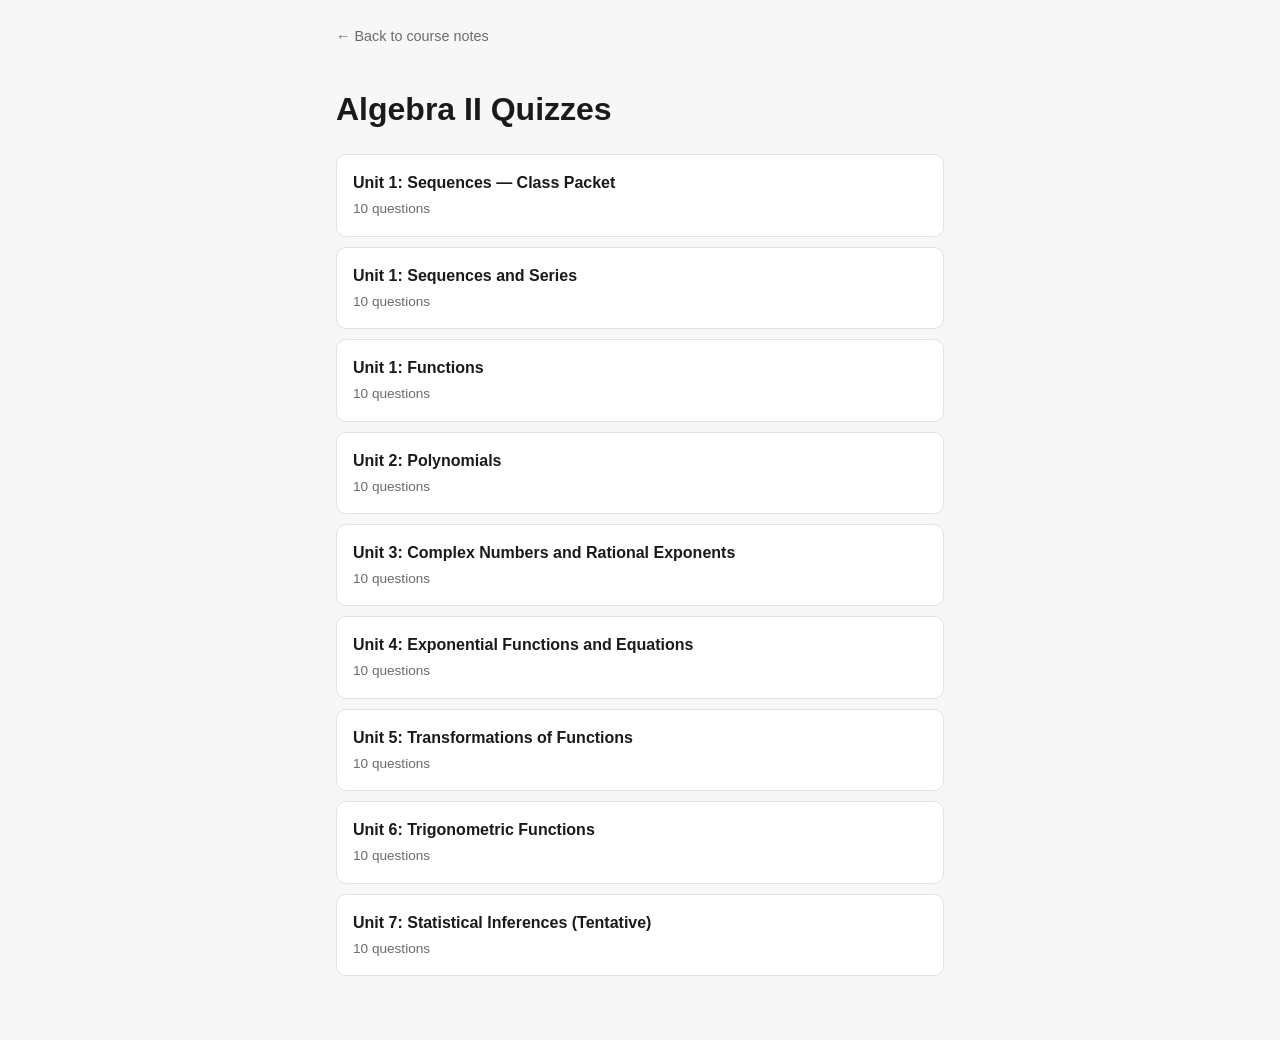
<file: quizzes/index.html>
<!DOCTYPE html>
<html lang="en">
<head>
<meta charset="UTF-8">
<meta name="viewport" content="width=device-width, initial-scale=1.0">
<title>Algebra II Quizzes</title>
<link rel="stylesheet" href="quiz.css">
<style>
  .quiz-list { list-style: none; padding: 0; margin: 0; display: flex; flex-direction: column; gap: 10px; }
  .quiz-list li a {
    display: block;
    background: var(--card);
    border: 1px solid var(--border);
    border-radius: 10px;
    padding: 16px;
    color: var(--text);
    text-decoration: none;
    font-weight: 600;
  }
  .quiz-list li a:hover { border-color: var(--accent); }
  .quiz-list li span {
    display: block;
    font-weight: 400;
    font-size: 0.85rem;
    color: var(--muted);
    margin-top: 4px;
  }
</style>
</head>
<body>
<div class="quiz-container">
  <a class="quiz-back" href="../README.md">&larr; Back to course notes</a>
  <h1>Algebra II Quizzes</h1>
  <ul class="quiz-list">
    <li><a href="unit-1-sequences-packet.html">Unit 1: Sequences — Class Packet<span>10 questions</span></a></li>
    <li><a href="sequences-and-series.html">Unit 1: Sequences and Series<span>10 questions</span></a></li>
    <li><a href="functions.html">Unit 1: Functions<span>10 questions</span></a></li>
    <li><a href="polynomials.html">Unit 2: Polynomials<span>10 questions</span></a></li>
    <li><a href="complex-numbers-and-rational-exponents.html">Unit 3: Complex Numbers and Rational Exponents<span>10 questions</span></a></li>
    <li><a href="exponential-functions.html">Unit 4: Exponential Functions and Equations<span>10 questions</span></a></li>
    <li><a href="transformations.html">Unit 5: Transformations of Functions<span>10 questions</span></a></li>
    <li><a href="trigonometric-functions.html">Unit 6: Trigonometric Functions<span>10 questions</span></a></li>
    <li><a href="statistical-inferences.html">Unit 7: Statistical Inferences (Tentative)<span>10 questions</span></a></li>
  </ul>
</div>
</body>
</html>
</file>
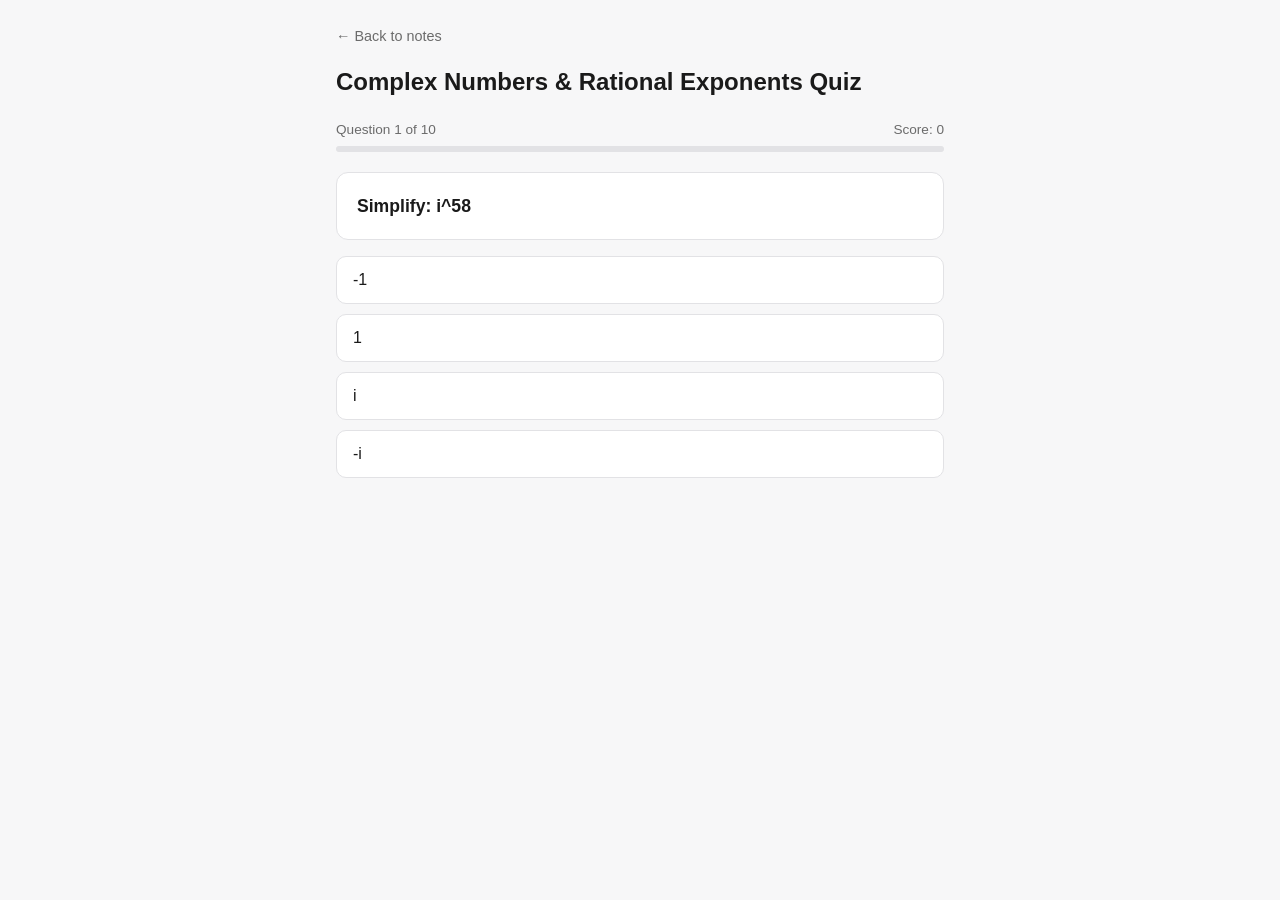
<file: quizzes/complex-numbers-and-rational-exponents.html>
<!DOCTYPE html>
<html lang="en">
<head>
<meta charset="UTF-8">
<meta name="viewport" content="width=device-width, initial-scale=1.0">
<title>Complex Numbers & Rational Exponents Quiz — Algebra II</title>
<link rel="stylesheet" href="quiz.css">
</head>
<body>
<div class="quiz-container">
  <a class="quiz-back" href="../complex-numbers-and-rational-exponents.md">&larr; Back to notes</a>
  <h1 id="quiz-title"></h1>
  <div id="quiz-root"></div>
</div>
<script>
window.QUIZ_TITLE = "Complex Numbers & Rational Exponents Quiz";
window.QUIZ_DATA = [
  {
    question: "Simplify: i^58",
    choices: [
      "-1",
      "i",
      "-i",
      "1"
    ],
    correctIndex: 0,
    explanation: "58 ÷ 4 = 14 remainder 2, and remainder 2 in the cycle i, -1, -i, 1 lands on -1. Choice B mismatches remainder 2 with the value for remainder 1 instead."
  },
  {
    question: "Add: (4 + 3i) + (2 - 5i)",
    choices: [
      "6 - 2i",
      "6 + 2i",
      "2 + 8i",
      "8 - 2i"
    ],
    correctIndex: 0,
    explanation: "Combine real parts (4 + 2 = 6) and imaginary parts (3 + -5 = -2) separately to get 6 - 2i. Choice C is what you'd get if you subtracted the numbers instead of adding them."
  },
  {
    question: "Simplify: (4 + 5i) - (-1 + 2i)",
    choices: [
      "5 + 3i",
      "3 + 3i",
      "5 + 7i",
      "3 + 7i"
    ],
    correctIndex: 0,
    explanation: "Distribute the minus sign across both terms first: 4 + 5i + 1 - 2i = 5 + 3i. Choice B is the classic sign-error trap — leaving the double negative -(-1) unflipped instead of turning it into +1."
  },
  {
    question: "Multiply: (1 + 2i)(3 + 4i)",
    choices: [
      "-5 + 10i",
      "3 + 10i + 8i^2",
      "11 + 10i",
      "-5 + 2i"
    ],
    correctIndex: 0,
    explanation: "FOILing gives 3 + 4i + 6i + 8i^2 = 3 + 10i + 8i^2, and substituting i^2 = -1 gives 3 + 10i - 8 = -5 + 10i. Choice B is the trap of stopping before substituting i^2 = -1 at the end."
  },
  {
    question: "Multiply (5 - 3i) by its complex conjugate.",
    choices: [
      "34",
      "16",
      "25 - 9i",
      "16 - 30i"
    ],
    correctIndex: 0,
    explanation: "The conjugate of 5 - 3i is 5 + 3i, and (5-3i)(5+3i) = 5^2 - (3i)^2 = 25 - 9i^2 = 25 + 9 = 34. Choice B comes from treating -9i^2 as just -9 (i.e. using i^2 = 1 instead of -1)."
  },
  {
    question: "Divide: (5 + i) / (2 - 3i)",
    choices: [
      "7/13 + 17/13 i",
      "1 + 17/13 i",
      "5/2 - 1/3 i",
      "7/13 - 17/13 i"
    ],
    correctIndex: 0,
    explanation: "Multiply top and bottom by the conjugate 2 + 3i: numerator (5+i)(2+3i) = 10 + 17i + 3i^2 = 7 + 17i, denominator (2-3i)(2+3i) = 4 + 9 = 13, giving 7/13 + 17/13 i. Choice C is the trap of dividing real and imaginary parts directly instead of multiplying by the conjugate first."
  },
  {
    question: "Simplify: √(-50)",
    choices: [
      "5i√2",
      "i√50",
      "25i√2",
      "5i√10"
    ],
    correctIndex: 0,
    explanation: "√(-50) = i√50 = i√(25·2) = 5i√2. Choice B pulls out i correctly but stops before simplifying the radical, since 50 has a perfect-square factor of 25."
  },
  {
    question: "Solve using the quadratic formula: x^2 + 6x + 13 = 0",
    choices: [
      "x = -3 ± 2i",
      "x = -3 ± 4i",
      "x = 3 ± 2i",
      "x = -6 ± 2i"
    ],
    correctIndex: 0,
    explanation: "a=1, b=6, c=13, so the discriminant is 36 - 52 = -16, and x = (-6 ± √-16)/2 = (-6 ± 4i)/2 = -3 ± 2i. Choice B forgets to divide the imaginary part by 2a, dividing only the real part."
  },
  {
    question: "Write ⁴√(x^3) using a rational exponent.",
    choices: [
      "x^(3/4)",
      "x^(4/3)",
      "x^12",
      "x^(1/12)"
    ],
    correctIndex: 0,
    explanation: "The index (4) becomes the denominator and the power (3) becomes the numerator: x^(3/4). Choice B is the classic trap of flipping which number is the root index and which is the power."
  },
  {
    question: "Simplify: (x^(1/2) * x^(1/4)) / x^(1/8)",
    choices: [
      "x^(5/8)",
      "x^(3/4)",
      "x^(7/8)",
      "x^(1/8)"
    ],
    correctIndex: 0,
    explanation: "Use the product rule on the top and the quotient rule with the bottom: 1/2 + 1/4 - 1/8 = 4/8 + 2/8 - 1/8 = 5/8. Choice C comes from adding all three exponents instead of subtracting the last one."
  }
];
</script>
<script src="quiz.js"></script>
</body>
</html>
</file>
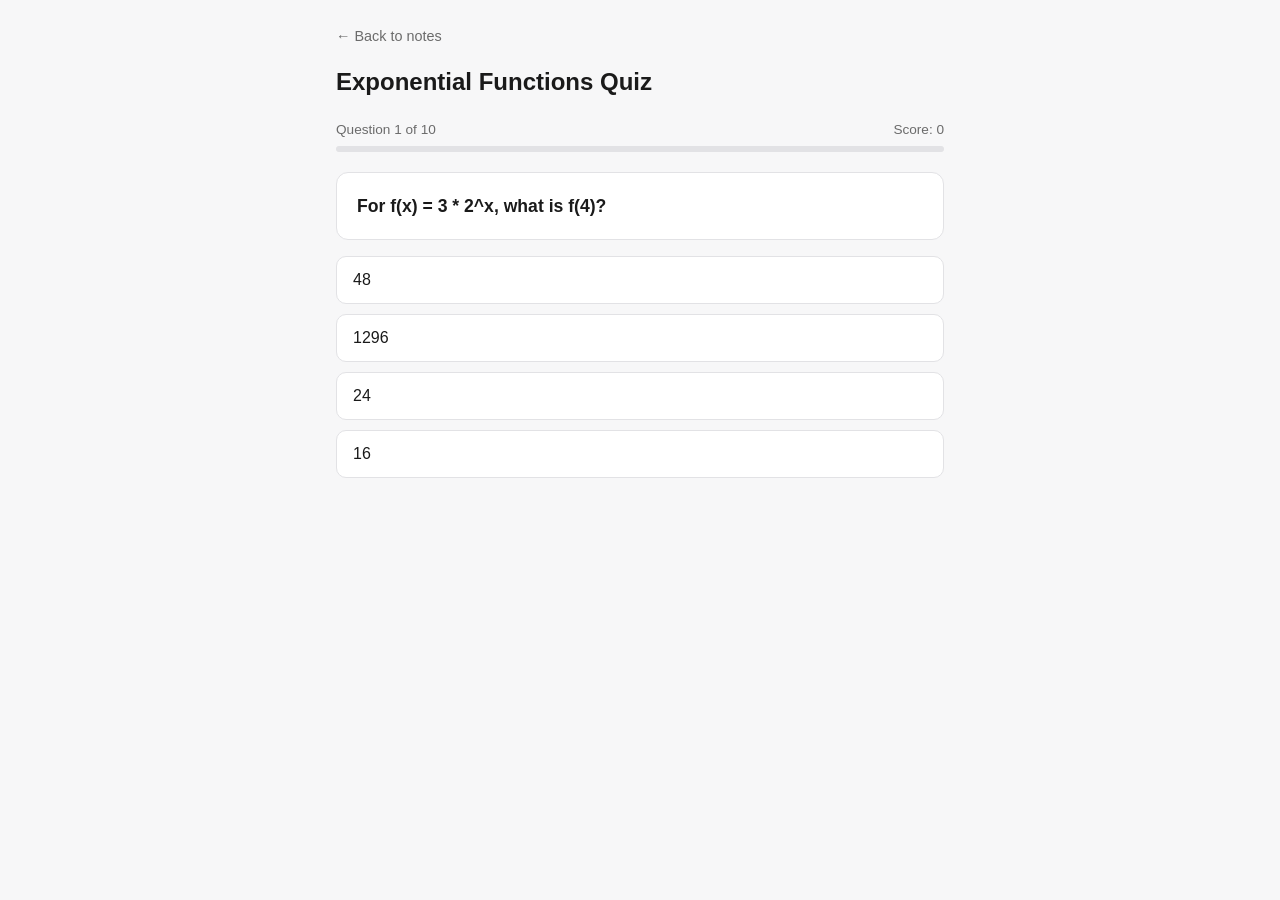
<file: quizzes/exponential-functions.html>
<!DOCTYPE html>
<html lang="en">
<head>
<meta charset="UTF-8">
<meta name="viewport" content="width=device-width, initial-scale=1.0">
<title>Exponential Functions Quiz — Algebra II</title>
<link rel="stylesheet" href="quiz.css">
</head>
<body>
<div class="quiz-container">
  <a class="quiz-back" href="../exponential-functions.md">&larr; Back to notes</a>
  <h1 id="quiz-title"></h1>
  <div id="quiz-root"></div>
</div>
<script>
window.QUIZ_TITLE = "Exponential Functions Quiz";
window.QUIZ_DATA = [
  {
    question: "For f(x) = 3 * 2^x, what is f(4)?",
    choices: ["48", "24", "16", "1296"],
    correctIndex: 0,
    explanation: "f(4) = 3 * 2^4 = 3 * 16 = 48. 24 comes from multiplying 3*2*4 instead of exponentiating; 16 forgets the initial value a = 3; 1296 multiplies a*b first (6^4) instead of applying the exponent to b alone."
  },
  {
    question: "Which of these functions represents exponential decay?",
    choices: ["f(x) = 5 * (1.2)^x", "f(x) = 5 * (0.8)^x", "f(x) = 5 * 2^x", "f(x) = 5x + 2"],
    correctIndex: 1,
    explanation: "Decay requires 0 < b < 1, so f(x) = 5*(0.8)^x is decay. The other exponential options have b > 1 (growth), and 5x + 2 is linear, not exponential."
  },
  {
    question: "A city's population is currently 200 and grows 5% each year. Which equation models the population P after t years?",
    choices: ["P = 200 * (1.05)^t", "P = 200 * (0.05)^t", "P = 200 * (1.5)^t", "P = 200 + 10t"],
    correctIndex: 0,
    explanation: "A 5% annual increase means each year's value is 1.05 times the previous year's, so b = 1.05, not b = 0.05 (confusing the rate with the multiplier) or b = 1.5 (confusing 5% with 50%). The linear option (200 + 10t) wrongly treats the first year's 5%-of-200 gain of 10 as a fixed amount added every year."
  },
  {
    question: "A membership site starts with 300 users and adds 50 new users every month (a fixed amount, not a percentage). Which equation models the number of users U after t months?",
    choices: ["U = 300 + 50t", "U = 300 * (1.5)^t", "U = 300 * (0.5)^t", "U = 300 * (50)^t"],
    correctIndex: 0,
    explanation: "\"Increases by a fixed amount\" means add, so this is linear: U = 300 + 50t. The exponential options are the classic trap of treating a flat amount increase as if it were a percentage or growth-factor increase."
  },
  {
    question: "Simplify (x^3)^4.",
    choices: ["x^12", "x^7", "x^81", "x^43"],
    correctIndex: 0,
    explanation: "The power rule says (x^a)^b = x^(ab), so (x^3)^4 = x^12. x^7 mistakenly adds the exponents (that rule applies to x^a * x^b, not to a power of a power); x^81 mistakenly computes 3^4 as the new exponent."
  },
  {
    question: "$500 is invested at 8% annual interest, compounded quarterly. What is the balance after 3 years?",
    choices: ["$634.12", "$629.86", "$635.62", "$530.60"],
    correctIndex: 0,
    explanation: "A = 500(1 + 0.08/4)^(4*3) = 500(1.02)^12 ≈ $634.12. $629.86 comes from using 500(1.08)^3 (treating it as annual compounding instead of quarterly); $635.62 comes from using the continuous formula 500e^(0.08*3) instead of the discrete one; $530.60 comes from forgetting to multiply t by n, using only 500(1.02)^3."
  },
  {
    question: "An investment of $2,000 compounds continuously at an annual rate of 4%. Which equation models the balance after t years?",
    choices: ["A = 2000 * e^(0.04t)", "A = 2000 * (1.04)^t", "A = 2000 * (1 + 0.04/4)^(4t)", "A = 2000 * e^(4t)"],
    correctIndex: 0,
    explanation: "Continuous compounding uses A = Pe^(rt), giving 2000e^(0.04t). The second option swaps in the discrete annual-compounding formula; the third swaps in discrete quarterly compounding; the fourth drops the decimal rate and uses e^(4t) instead of e^(0.04t)."
  },
  {
    question: "What is log(1000) + ln(e^5)?",
    choices: ["8", "1005", "5", "3"],
    correctIndex: 0,
    explanation: "log(1000) = log base 10 of 1000 = 3 (since 10^3 = 1000), and ln(e^5) = 5, so the sum is 3 + 5 = 8. 1005 treats the log values literally instead of evaluating them; 5 and 3 each only evaluate one term and forget to add the other."
  },
  {
    question: "Expand using log properties: log_5(25x^3).",
    choices: ["2 + 3*log_5(x)", "2 + log_5(x)", "6 + 3*log_5(x)", "6*log_5(x)"],
    correctIndex: 0,
    explanation: "log_5(25x^3) = log_5(25) + log_5(x^3) = 2 + 3*log_5(x), using the product rule then the power rule. \"2 + log_5(x)\" drops the exponent (forgets the power rule); the other two incorrectly distribute a factor of 3 onto the log_5(25) term as well."
  },
  {
    question: "A radioactive sample starts at 60 mg and has a half-life of 15 days. How much remains after 45 days?",
    choices: ["7.5 mg", "20 mg", "15 mg", "30 mg"],
    correctIndex: 0,
    explanation: "A(45) = 60*(1/2)^(45/15) = 60*(1/2)^3 = 60/8 = 7.5 mg. 20 mg comes from dividing 60 by the number of half-lives (60/3) instead of exponentiating; 15 mg comes from miscounting only 2 half-lives instead of 3; 30 mg applies just one half-life."
  }
];
</script>
<script src="quiz.js"></script>
</body>
</html>
</file>
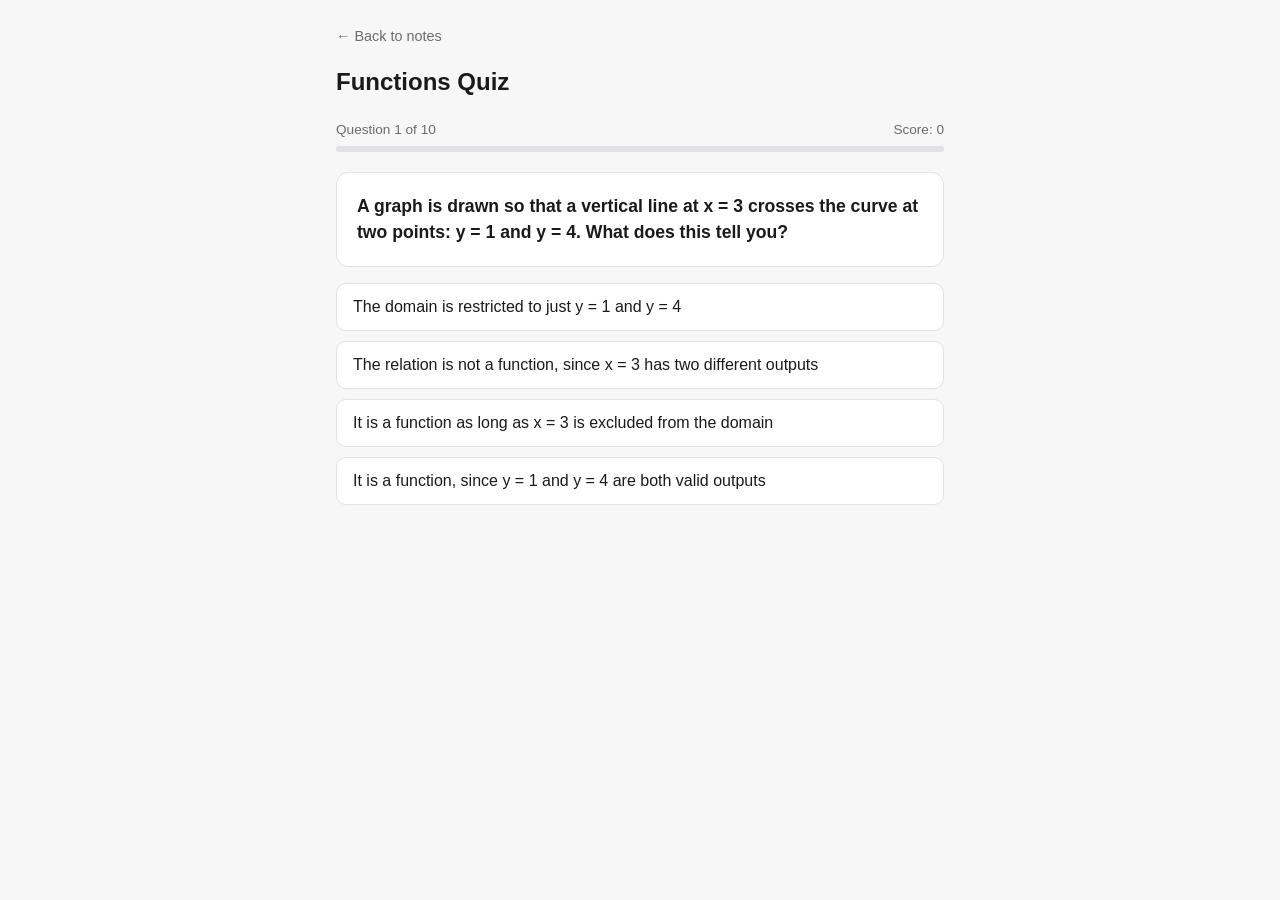
<file: quizzes/functions.html>
<!DOCTYPE html>
<html lang="en">
<head>
<meta charset="UTF-8">
<meta name="viewport" content="width=device-width, initial-scale=1.0">
<title>Functions Quiz — Algebra II</title>
<link rel="stylesheet" href="quiz.css">
</head>
<body>
<div class="quiz-container">
  <a class="quiz-back" href="../functions.md">&larr; Back to notes</a>
  <h1 id="quiz-title"></h1>
  <div id="quiz-root"></div>
</div>
<script>
window.QUIZ_TITLE = "Functions Quiz";
window.QUIZ_DATA = [
  {
    question: "A graph is drawn so that a vertical line at x = 3 crosses the curve at two points: y = 1 and y = 4. What does this tell you?",
    choices: [
      "The relation is not a function, since x = 3 has two different outputs",
      "It is a function, since y = 1 and y = 4 are both valid outputs",
      "It is a function as long as x = 3 is excluded from the domain",
      "The domain is restricted to just y = 1 and y = 4"
    ],
    correctIndex: 0,
    explanation: "A function requires every input to map to exactly one output. Since x = 3 maps to both y = 1 and y = 4, the relation fails the vertical line test and is not a function."
  },
  {
    question: "If f(x) = 2x + 3, what is f(5)?",
    choices: [
      "13",
      "16",
      "10",
      "8"
    ],
    correctIndex: 0,
    explanation: "Substitute x = 5: f(5) = 2(5) + 3 = 10 + 3 = 13. (16 comes from mistakenly computing 2(5+3); 10 comes from forgetting to add the 3.)"
  },
  {
    question: "What is the domain of f(x) = √(x − 4)?",
    choices: [
      "x ≥ 4",
      "x ≤ 4",
      "x ≥ −4",
      "x ≠ 4"
    ],
    correctIndex: 0,
    explanation: "The radicand can't be negative, so x − 4 ≥ 0, which gives x ≥ 4. Flipping the inequality (x ≤ 4) or the sign inside (x ≥ −4) are common slip-ups."
  },
  {
    question: "What is the domain of g(x) = 5/(x² − 9)?",
    choices: [
      "x ≠ 3 and x ≠ −3",
      "x ≠ 9 and x ≠ −9",
      "x ≠ 3 only",
      "x ≥ 3"
    ],
    correctIndex: 0,
    explanation: "The denominator can't be zero: x² − 9 ≠ 0 → x² ≠ 9 → x ≠ 3 and x ≠ −3. Using 9 and −9 directly (without taking the square root) is a common error."
  },
  {
    question: "For the piecewise function f(x) = x + 1 if x < 0; x² if 0 ≤ x < 3; 7 if x ≥ 3, what is f(−2)?",
    choices: [
      "−1",
      "4",
      "7",
      "−2"
    ],
    correctIndex: 0,
    explanation: "Since −2 < 0, use the first piece: f(−2) = −2 + 1 = −1. Choosing 4 or 7 means applying the wrong piece for this input."
  },
  {
    question: "Given f(x) = x − 2 and g(x) = x², what is (f ∘ g)(x)?",
    choices: [
      "x² − 2",
      "x² − 4x + 4",
      "x³ − 2x²",
      "x² − 2x"
    ],
    correctIndex: 0,
    explanation: "(f ∘ g)(x) = f(g(x)) = g(x) − 2 = x² − 2. x² − 4x + 4 is actually (g ∘ f)(x) — the wrong composition order — and x³ − 2x² comes from multiplying f(x) · g(x) instead of composing."
  },
  {
    question: "What is the inverse of f(x) = 3x − 4?",
    choices: [
      "f⁻¹(x) = (x + 4)/3",
      "f⁻¹(x) = (x − 4)/3",
      "f⁻¹(x) = 3x + 4",
      "f⁻¹(x) = (4 − x)/3"
    ],
    correctIndex: 0,
    explanation: "Swap x and y in y = 3x − 4 to get x = 3y − 4, then solve: x + 4 = 3y, so y = (x + 4)/3. (x − 4)/3 comes from forgetting to swap the sign when isolating y."
  },
  {
    question: "Is f(x) = x⁴ − 3x² even, odd, or neither?",
    choices: [
      "Even",
      "Odd",
      "Neither",
      "Cannot be determined without a graph"
    ],
    correctIndex: 0,
    explanation: "f(−x) = (−x)⁴ − 3(−x)² = x⁴ − 3x² = f(x), so f(−x) = f(x) for all x, which is the definition of an even function."
  },
  {
    question: "If f(x) = x² − 4x, what is f(x + 2)?",
    choices: [
      "x² − 4",
      "x² − 4x + 2",
      "x² + 4x − 4",
      "x² − 8x + 4"
    ],
    correctIndex: 0,
    explanation: "Substitute (x + 2) for every x: f(x+2) = (x+2)² − 4(x+2) = x² + 4x + 4 − 4x − 8 = x² − 4. The choice x² − 4x + 2 is the classic trap of computing f(x) + 2 instead of substituting into f."
  },
  {
    question: "If f(x) = √x and g(x) = x − 9, what is the domain of (f ∘ g)(x)?",
    choices: [
      "x ≥ 9",
      "All real numbers",
      "x ≥ 0",
      "x > 9"
    ],
    correctIndex: 0,
    explanation: "(f ∘ g)(x) = √(x − 9), which requires x − 9 ≥ 0, so x ≥ 9. Answering 'all real numbers' comes from checking only g's domain (g has no restriction) and forgetting that g(x) also has to land inside f's domain."
  }
];
</script>
<script src="quiz.js"></script>
</body>
</html>
</file>
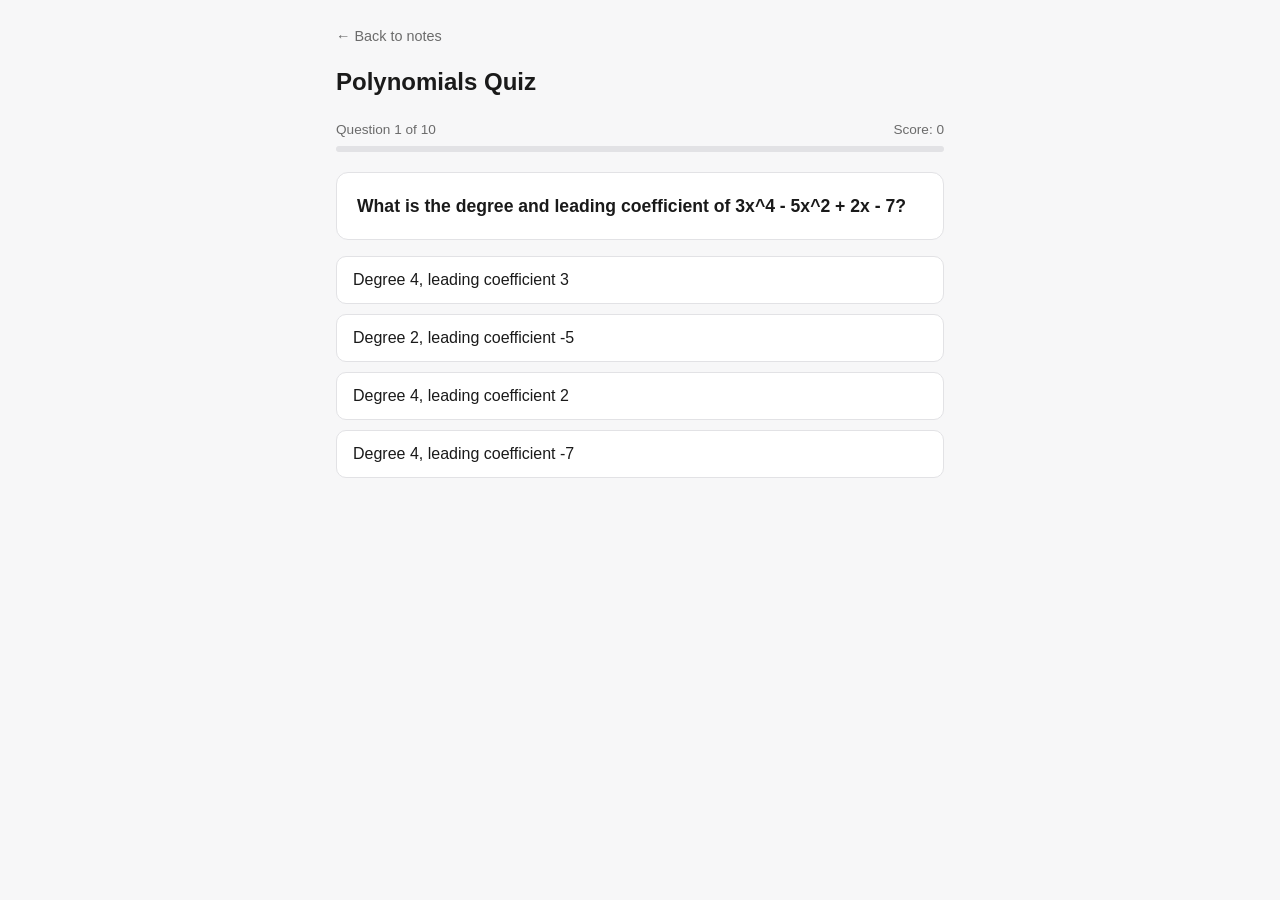
<file: quizzes/polynomials.html>
<!DOCTYPE html>
<html lang="en">
<head>
<meta charset="UTF-8">
<meta name="viewport" content="width=device-width, initial-scale=1.0">
<title>Polynomials Quiz — Algebra II</title>
<link rel="stylesheet" href="quiz.css">
</head>
<body>
<div class="quiz-container">
  <a class="quiz-back" href="../polynomials.md">&larr; Back to notes</a>
  <h1 id="quiz-title"></h1>
  <div id="quiz-root"></div>
</div>
<script>
window.QUIZ_TITLE = "Polynomials Quiz";
window.QUIZ_DATA = [
  {
    question: "What is the degree and leading coefficient of 3x^4 - 5x^2 + 2x - 7?",
    choices: [
      "Degree 4, leading coefficient 3",
      "Degree 4, leading coefficient -7",
      "Degree 2, leading coefficient -5",
      "Degree 4, leading coefficient 2"
    ],
    correctIndex: 0,
    explanation: "The degree is the highest exponent present (4), and the leading coefficient is the coefficient of that highest-degree term, which is 3."
  },
  {
    question: "Subtract: (3x^2 - 2x + 5) - (x^2 + 4x - 1)",
    choices: [
      "2x^2 - 6x + 6",
      "2x^2 + 2x + 4",
      "4x^2 - 6x + 4",
      "2x^2 - 6x + 4"
    ],
    correctIndex: 0,
    explanation: "Distribute the negative sign across every term of the second polynomial first: 3x^2 - 2x + 5 - x^2 - 4x + 1 = 2x^2 - 6x + 6. Choice B forgets to distribute the negative sign to all terms."
  },
  {
    question: "Multiply: (x - 2)(x^2 + 3x - 1)",
    choices: [
      "x^3 + x^2 - 7x + 2",
      "x^3 + 5x^2 - 7x + 2",
      "x^3 + x^2 - x + 2",
      "x^3 - x^2 - 7x + 2"
    ],
    correctIndex: 0,
    explanation: "Distributing gives x^3 + 3x^2 - x - 2x^2 - 6x + 2, and combining like terms yields x^3 + x^2 - 7x + 2."
  },
  {
    question: "A student is asked to factor 2x^2 + 8x completely. What is the fully correct factorization?",
    choices: [
      "2x(x + 4)",
      "The expression cannot be factored further",
      "x(2x + 8)",
      "2(x^2 + 4x)"
    ],
    correctIndex: 0,
    explanation: "Always pull out the GCF first: the GCF of 2x^2 and 8x is 2x, giving 2x(x + 4). The notes call out skipping the GCF step as the most common trap on this type of problem."
  },
  {
    question: "Factor completely: x^3 + 4x^2 + 3x",
    choices: [
      "x(x + 1)(x + 3)",
      "x(x^2 + 4x + 3)",
      "(x + 1)(x + 3)",
      "x(x + 3)(x - 1)"
    ],
    correctIndex: 0,
    explanation: "First pull out the GCF x to get x(x^2 + 4x + 3), then factor the trinomial (numbers 1 and 3 multiply to 3 and add to 4): x(x + 1)(x + 3). Stopping at x(x^2 + 4x + 3) is the 'stopped one layer too early' trap described in the notes."
  },
  {
    question: "Divide 2x^3 - 3x^2 - 8x + 3 by (x - 3) using synthetic division. What is the remainder?",
    choices: [
      "6",
      "0",
      "-6",
      "3"
    ],
    correctIndex: 0,
    explanation: "Synthetic division with c = 3 on coefficients 2, -3, -8, 3 gives quotient 2x^2 + 3x + 1 with remainder 6, which also matches P(3) by the Remainder Theorem."
  },
  {
    question: "Using the Factor Theorem, is (x - 3) a factor of P(x) = x^3 - 4x^2 + x + 6?",
    choices: [
      "Yes, because P(3) = 0",
      "No, because P(3) = 4",
      "Yes, because P(3) = 4",
      "No, because P(3) = 0"
    ],
    correctIndex: 0,
    explanation: "P(3) = 27 - 36 + 3 + 6 = 0, so by the Factor Theorem (x - 3) is a factor since a linear factor (x - c) divides P(x) exactly when P(c) = 0."
  },
  {
    question: "According to the Rational Root Theorem, which of these is NOT a possible rational root of 2x^3 - 3x^2 - 11x + 6 = 0?",
    choices: [
      "4",
      "3",
      "1/2",
      "-6"
    ],
    correctIndex: 0,
    explanation: "Possible rational roots are ± (factors of the constant, 6) / (factors of the leading coefficient, 2): ±1, ±2, ±3, ±6, ±1/2, ±3/2. Since 4 is not a factor of 6, it cannot appear in the list."
  },
  {
    question: "For f(x) = (x - 1)^2(x + 3), what happens at the root x = 1, and what is the end behavior of f?",
    choices: [
      "The graph touches (bounces off) the x-axis at x = 1; falls left, rises right",
      "The graph crosses the x-axis at x = 1; falls left, rises right",
      "The graph touches the x-axis at x = 1; rises left, falls right",
      "The graph crosses the x-axis at x = 1; rises left and right"
    ],
    correctIndex: 0,
    explanation: "x = 1 has multiplicity 2 (even), so the graph touches and turns back rather than crossing. The polynomial is degree 3 (odd) with a positive leading coefficient, so it falls on the left and rises on the right."
  },
  {
    question: "A polynomial has zeros at x = -2 and x = 3, and its graph passes through (0, -12). What is P(x)?",
    choices: [
      "P(x) = 2(x + 2)(x - 3)",
      "P(x) = (x + 2)(x - 3)",
      "P(x) = 2(x - 2)(x + 3)",
      "P(x) = -2(x + 2)(x - 3)"
    ],
    correctIndex: 0,
    explanation: "Writing P(x) = a(x + 2)(x - 3) and using (0, -12) gives a(2)(-3) = -12, so a = 2, giving P(x) = 2(x + 2)(x - 3). Just writing (x + 2)(x - 3) and stopping (choice B) ignores the needed leading coefficient and only matches the point (0, -6), not (0, -12)."
  }
];
</script>
<script src="quiz.js"></script>
</body>
</html>
</file>
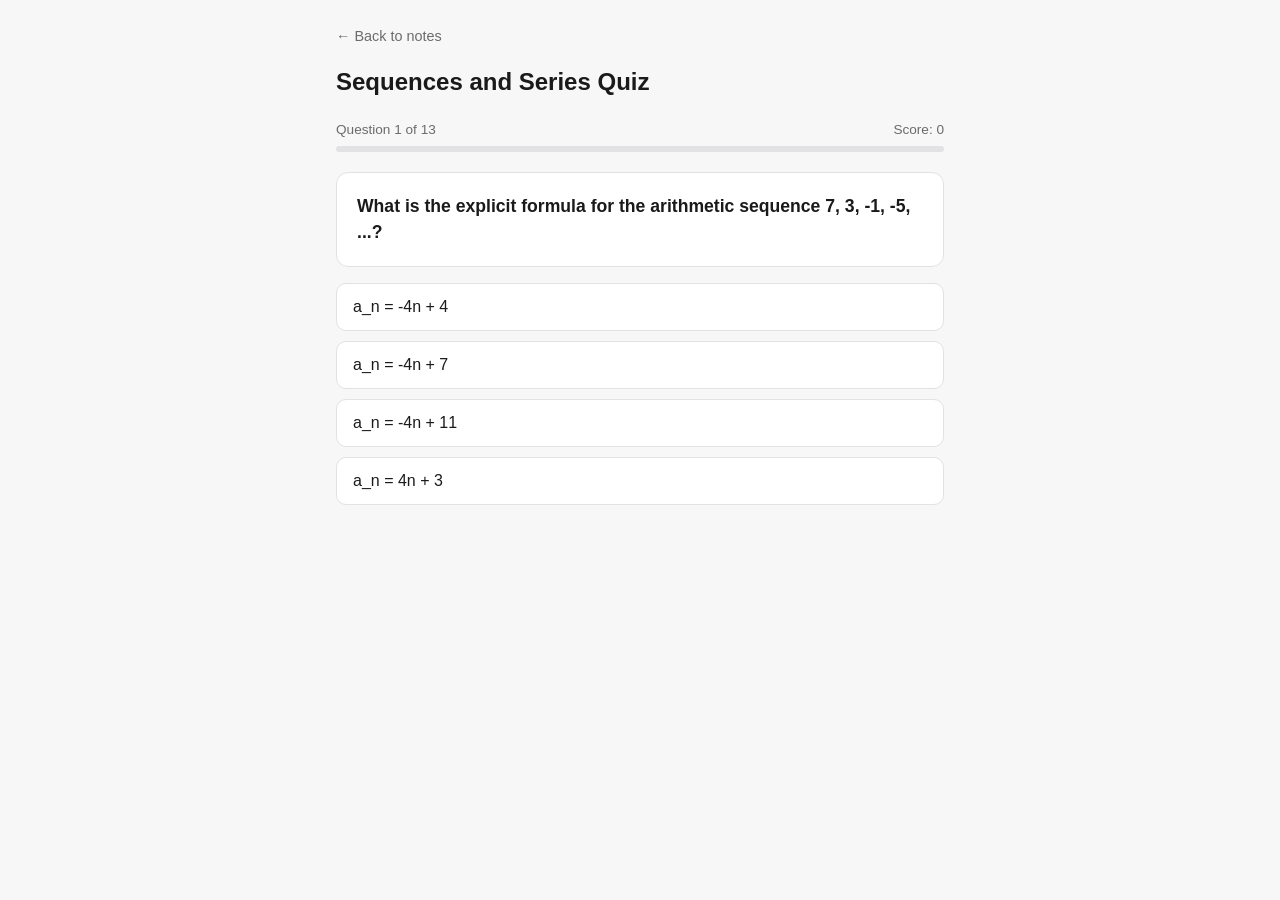
<file: quizzes/sequences-and-series.html>
<!DOCTYPE html>
<html lang="en">
<head>
<meta charset="UTF-8">
<meta name="viewport" content="width=device-width, initial-scale=1.0">
<title>Sequences and Series Quiz — Algebra II</title>
<link rel="stylesheet" href="quiz.css">
</head>
<body>
<div class="quiz-container">
  <a class="quiz-back" href="../sequences-and-series.md">&larr; Back to notes</a>
  <h1 id="quiz-title"></h1>
  <div id="quiz-root"></div>
</div>
<script>
window.QUIZ_TITLE = "Sequences and Series Quiz";
window.QUIZ_DATA = [
  {
    question: "What is the explicit formula for the arithmetic sequence 7, 3, -1, -5, ...?",
    choices: [
      "a_n = -4n + 11",
      "a_n = 4n + 3",
      "a_n = -4n + 7",
      "a_n = -4n + 4"
    ],
    correctIndex: 0,
    explanation: "a_1 = 7 and d = 3 - 7 = -4, so a_n = 7 + (n-1)(-4) = 7 - 4n + 4 = -4n + 11."
  },
  {
    question: "A geometric sequence begins 5, 15, 45, 135, ... What is the 6th term?",
    choices: [
      "1,215",
      "3,645",
      "20",
      "729"
    ],
    correctIndex: 0,
    explanation: "a_1 = 5, r = 3, so a_6 = a_1 * r^(n-1) = 5 * 3^5 = 5 * 243 = 1,215. Using r^n instead of r^(n-1) gives the tempting-but-wrong 3,645."
  },
  {
    question: "Which recursive formula correctly describes the sequence 8, 5, 2, -1, ...?",
    choices: [
      "a_1 = 8, a_n = a_(n-1) - 3",
      "a_1 = 8, a_n = a_(n-1) + 3",
      "a_1 = -3, a_n = a_(n-1) + 8",
      "a_1 = 8, a_n = a_(n-1) * (-3)"
    ],
    correctIndex: 0,
    explanation: "Each term decreases by 3 (a constant difference, not a ratio), so a_1 = 8 and the recursive rule adds -3 to the previous term."
  },
  {
    question: "Evaluate: the sum from k=1 to 6 of (3k - 2).",
    choices: [
      "51",
      "63",
      "102",
      "49"
    ],
    correctIndex: 0,
    explanation: "The terms are 1, 4, 7, 10, 13, 16, which sum to 51. Forgetting to subtract 2 each time gives 63; forgetting to divide by 2 in a sum shortcut gives 102."
  },
  {
    question: "Find the sum of the first 20 terms of the arithmetic sequence 6, 11, 16, 21, ...",
    choices: [
      "1,070",
      "1,120",
      "2,140",
      "101"
    ],
    correctIndex: 0,
    explanation: "a_1 = 6, d = 5, n = 20: S_20 = 20/2 * (2*6 + 19*5) = 10 * 107 = 1,070. Using n instead of (n-1) when finding a_20 gives the wrong last term and leads to 1,120."
  },
  {
    question: "Find the sum of the first 5 terms of the geometric sequence 4, 12, 36, 108, ...",
    choices: [
      "484",
      "160",
      "280",
      "-484"
    ],
    correctIndex: 0,
    explanation: "a_1 = 4, r = 3, n = 5: S_5 = 4*(1 - 3^5)/(1 - 3) = 4*(-242)/(-2) = 484. Using the arithmetic sum formula instead of the geometric one gives the wrong 280."
  },
  {
    question: "Which of these infinite geometric series converges to a finite sum?",
    choices: [
      "a_1 = 6, r = -0.5",
      "a_1 = 10, r = 1.2",
      "a_1 = 3, r = -2",
      "a_1 = 5, r = 1"
    ],
    correctIndex: 0,
    explanation: "Convergence requires |r| < 1. Only r = -0.5 satisfies that; a negative ratio just means the terms alternate sign while shrinking toward 0."
  },
  {
    question: "What is the sum of the series: the sum from k=1 to infinity of 12 * (2/3)^k?",
    choices: [
      "24",
      "36",
      "-16",
      "The series diverges (no finite sum)"
    ],
    correctIndex: 0,
    explanation: "The first term (at k=1) is 12*(2/3) = 8, and r = 2/3, so S = 8/(1 - 2/3) = 24. Using the coefficient 12 directly as a_1 instead of the actual first term gives the wrong 36."
  },
  {
    question: "A student sees the sequence 5, 20, 80, 320 and subtracts consecutive terms, getting 15, 60, 240 -- not constant. What does this mean, and what should the student do instead?",
    choices: [
      "The sequence is geometric, not arithmetic -- divide consecutive terms instead to find r = 4",
      "The sequence has no pattern, since the differences keep changing",
      "The sequence is arithmetic with a variable difference averaging 105",
      "The sequence is geometric with common ratio r = 105, the average difference"
    ],
    correctIndex: 0,
    explanation: "Non-constant differences are the tip-off to check for a constant ratio instead: 20/5 = 80/20 = 320/80 = 4, so the sequence is geometric with r = 4."
  },
  {
    question: "In an arithmetic sequence, the 5th term is 22 and the 12th term is 64. What is the common difference d?",
    choices: [
      "6",
      "3.5",
      "7",
      "8.4"
    ],
    correctIndex: 0,
    explanation: "The 5th and 12th terms are 12 - 5 = 7 steps apart, so d = (64 - 22)/7 = 42/7 = 6. Miscounting them as 6 steps apart (instead of 7) gives the trap answer of 7."
  },
  {
    question: "A car worth $17,000 depreciates 10% each year. Which is the correct recursive formula for its value a(n)?",
    choices: [
      "a(1) = 17000, a(n) = a(n-1) * 0.90",
      "a(1) = 17000, a(n) = a(n-1) - 0.10",
      "a(1) = 17000, a(n) = a(n-1) - 1700",
      "a(1) = 17000, a(n) = a(n-1) * 0.10"
    ],
    correctIndex: 0,
    explanation: "A 10% decrease each year means multiplying by (1 - 0.10) = 0.90 each step -- this is geometric/exponential. Subtracting 0.10 or a flat $1,700 would incorrectly turn it into an arithmetic/linear sequence."
  },
  {
    question: "Which of these sequences has a valid recursive formula but NO simple one-step explicit formula?",
    choices: [
      "0, 1, 1, 2, 3, 5, 8, ... (Fibonacci: a(n) = a(n-1) + a(n-2))",
      "5, 8, 11, 14, ... (arithmetic, d = 3)",
      "6, 12, 24, 48, ... (geometric, r = 2)",
      "2, 5, 8, 11, ... (arithmetic, d = 3)"
    ],
    correctIndex: 0,
    explanation: "Fibonacci-style sequences depend on TWO previous terms, not a constant difference or ratio from one previous term, so there's no simple a_n = a_1 + (n-1)d or a_1 * r^(n-1) shortcut -- only a recursive rule works cleanly."
  },
  {
    question: "Given a(4) = 5 and a(5) = 8 in an arithmetic sequence, what is the recursive formula a(n)?",
    choices: [
      "a(n) = a(n-1) + 3",
      "a(n) = a(n-1) + 5",
      "a(n) = a(n-1) * 3",
      "a(n) = a(n-1) - 3"
    ],
    correctIndex: 0,
    explanation: "d = a(5) - a(4) = 8 - 5 = 3, so each term is the previous term plus 3. (The full recursive formula would also need a starting value like a(1), but the rule itself is a(n) = a(n-1) + 3.)"
  }
];
</script>
<script src="quiz.js"></script>
</body>
</html>
</file>
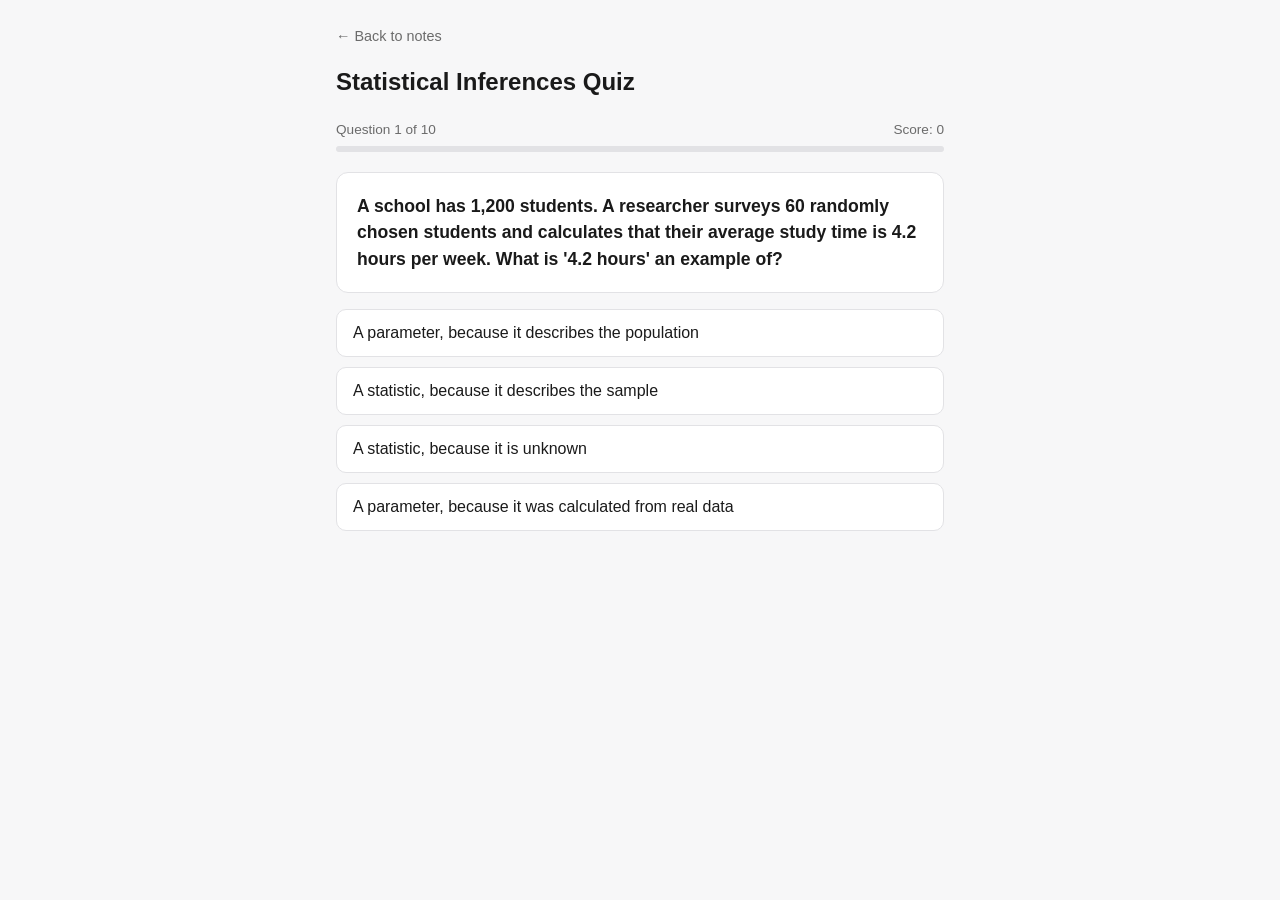
<file: quizzes/statistical-inferences.html>
<!DOCTYPE html>
<html lang="en">
<head>
<meta charset="UTF-8">
<meta name="viewport" content="width=device-width, initial-scale=1.0">
<title>Statistical Inferences Quiz — Algebra II</title>
<link rel="stylesheet" href="quiz.css">
</head>
<body>
<div class="quiz-container">
  <a class="quiz-back" href="../statistical-inferences.md">&larr; Back to notes</a>
  <h1 id="quiz-title"></h1>
  <div id="quiz-root"></div>
</div>
<script>
window.QUIZ_TITLE = "Statistical Inferences Quiz";
window.QUIZ_DATA = [
  {
    question: "A school has 1,200 students. A researcher surveys 60 randomly chosen students and calculates that their average study time is 4.2 hours per week. What is '4.2 hours' an example of?",
    choices: [
      "A parameter, because it describes the population",
      "A statistic, because it describes the sample",
      "A parameter, because it was calculated from real data",
      "A statistic, because it is unknown"
    ],
    correctIndex: 1,
    explanation: "The 60 surveyed students are a sample, not the full population of 1,200, so the number describing them (4.2 hours) is a statistic, used to estimate the unknown population parameter."
  },
  {
    question: "Find the median of this data set: 9, 3, 12, 5, 7",
    choices: [
      "12, the middle value as listed",
      "7, the middle value after sorting: 3, 5, 7, 9, 12",
      "5, the average of the two middle listed values",
      "7.2, the mean of the data set"
    ],
    correctIndex: 1,
    explanation: "You must sort the data first: 3, 5, 7, 9, 12. The middle value is 7. Choice A is the classic trap of taking the 'middle' position from the unsorted list."
  },
  {
    question: "A set of 7 employee salaries is clustered between $40k-$50k, except for one executive salary of $250k. Which measure of center best represents a 'typical' salary, and why?",
    choices: [
      "The mean, because it uses every value in the data set",
      "The median, because it is not pulled toward the $250k outlier",
      "The mode, because it always exists in a real data set",
      "The mean, because outliers should count more heavily"
    ],
    correctIndex: 1,
    explanation: "The $250k salary is an extreme outlier that would drag the mean far above what a typical employee earns. The median stays near the clustered $40k-$50k values, so it better represents a 'typical' salary."
  },
  {
    question: "Data set: 2, 4, 4, 4, 5, 5, 7, 9 has a mean of 5. What is the standard deviation?",
    choices: [
      "4, the variance of the data set",
      "2, the square root of the variance (32/8 = 4)",
      "5.66, the square root of the sum of squared deviations",
      "32, the sum of the squared deviations"
    ],
    correctIndex: 1,
    explanation: "Squared deviations from the mean (5) are 9, 1, 1, 1, 0, 0, 4, 16, summing to 32. Variance = 32/8 = 4, and standard deviation is the square root of variance, sqrt(4) = 2."
  },
  {
    question: "Adult heights are normally distributed with a mean of 66 inches and a standard deviation of 3 inches. Using the empirical (68-95-99.7) rule, about what range of heights includes 95% of adults?",
    choices: [
      "63 to 69 inches (mean plus or minus 1 standard deviation)",
      "60 to 72 inches (mean plus or minus 2 standard deviations)",
      "57 to 75 inches (mean plus or minus 3 standard deviations)",
      "66 to 72 inches (mean plus 0 to 2 standard deviations)"
    ],
    correctIndex: 1,
    explanation: "The empirical rule says 95% of normally distributed data falls within mean plus or minus 2 standard deviations: 66 - 2(3) = 60 and 66 + 2(3) = 72, so 60 to 72 inches."
  },
  {
    question: "Using that same height distribution (mean = 66 inches, standard deviation = 3 inches), what is the z-score for a person who is 72 inches tall, and what does it mean?",
    choices: [
      "z = 2; the person is 2 standard deviations above the mean",
      "z = 6; the person is 6 inches above the mean",
      "z = -2; the person is 2 standard deviations below the mean",
      "z = 0.5; the person is at the 50th percentile"
    ],
    correctIndex: 0,
    explanation: "z = (x - mean) / standard deviation = (72 - 66) / 3 = 6/3 = 2. This means the person's height is 2 standard deviations above the mean, not 6 inches (that's the raw difference before dividing by the standard deviation)."
  },
  {
    question: "A researcher randomly selects 6 entire classrooms out of a large school and surveys every single student within those 6 classrooms. Which sampling method is this?",
    choices: [
      "Simple random sample, since classrooms were chosen randomly",
      "Stratified sample, since classrooms act as subgroups",
      "Cluster sample, since whole naturally occurring groups were selected and fully surveyed",
      "Systematic sample, since every classroom was selected in order"
    ],
    correctIndex: 2,
    explanation: "Cluster sampling selects a few whole naturally occurring groups (here, classrooms) at random and surveys everyone within each selected group. A stratified sample would instead take a partial random sample from every subgroup, not survey entire subgroups."
  },
  {
    question: "A survey of 300 voters finds that 52% support a proposal, with a reported margin of error of 5%. If the sample size were instead increased to 3,000 voters (with the same underlying support level), what would you expect to happen to the margin of error?",
    choices: [
      "It would increase, since more voters means more possible disagreement",
      "It would decrease, since a larger sample reduces random sample-to-sample fluctuation",
      "It would stay exactly the same, since margin of error doesn't depend on sample size",
      "It would become exactly 0%, since the sample is now large enough to be perfectly accurate"
    ],
    correctIndex: 1,
    explanation: "A larger sample size shrinks the margin of error because more data means less random fluctuation between different possible samples. It does not go to exactly zero, since some uncertainty always remains with a sample smaller than the full population."
  },
  {
    question: "Class A has 15 students and averages 70 on a test. Class B has 25 students and averages 90. What is the average score of all 40 students combined?",
    choices: [
      "80, the plain average of 70 and 90",
      "82.5, the size-weighted average: (15(70) + 25(90)) / 40",
      "85, the midpoint rounded up",
      "160, the sum of the two class averages"
    ],
    correctIndex: 1,
    explanation: "Since the classes have different sizes, you must weight by group size: (15*70 + 25*90)/40 = (1050 + 2250)/40 = 3300/40 = 82.5. Simply averaging 70 and 90 to get 80 ignores that Class B has more students pulling the true average higher."
  },
  {
    question: "A teacher wants a sample representative of each grade level, so she randomly selects 8 students from each of grades 9, 10, 11, and 12 separately. Which sampling method is this, and why is it useful here?",
    choices: [
      "Cluster sample, because whole grades were treated as groups",
      "Systematic sample, because students were picked in a set pattern",
      "Stratified sample, because the population was split into subgroups (grades) and randomly sampled from each",
      "Simple random sample, because every selected student was chosen randomly"
    ],
    correctIndex: 2,
    explanation: "Stratified sampling splits the population into subgroups (strata) sharing a trait -- here, grade level -- and then takes a random sample from each subgroup separately, ensuring every grade is represented rather than leaving it to chance."
  }
];
</script>
<script src="quiz.js"></script>
</body>
</html>
</file>
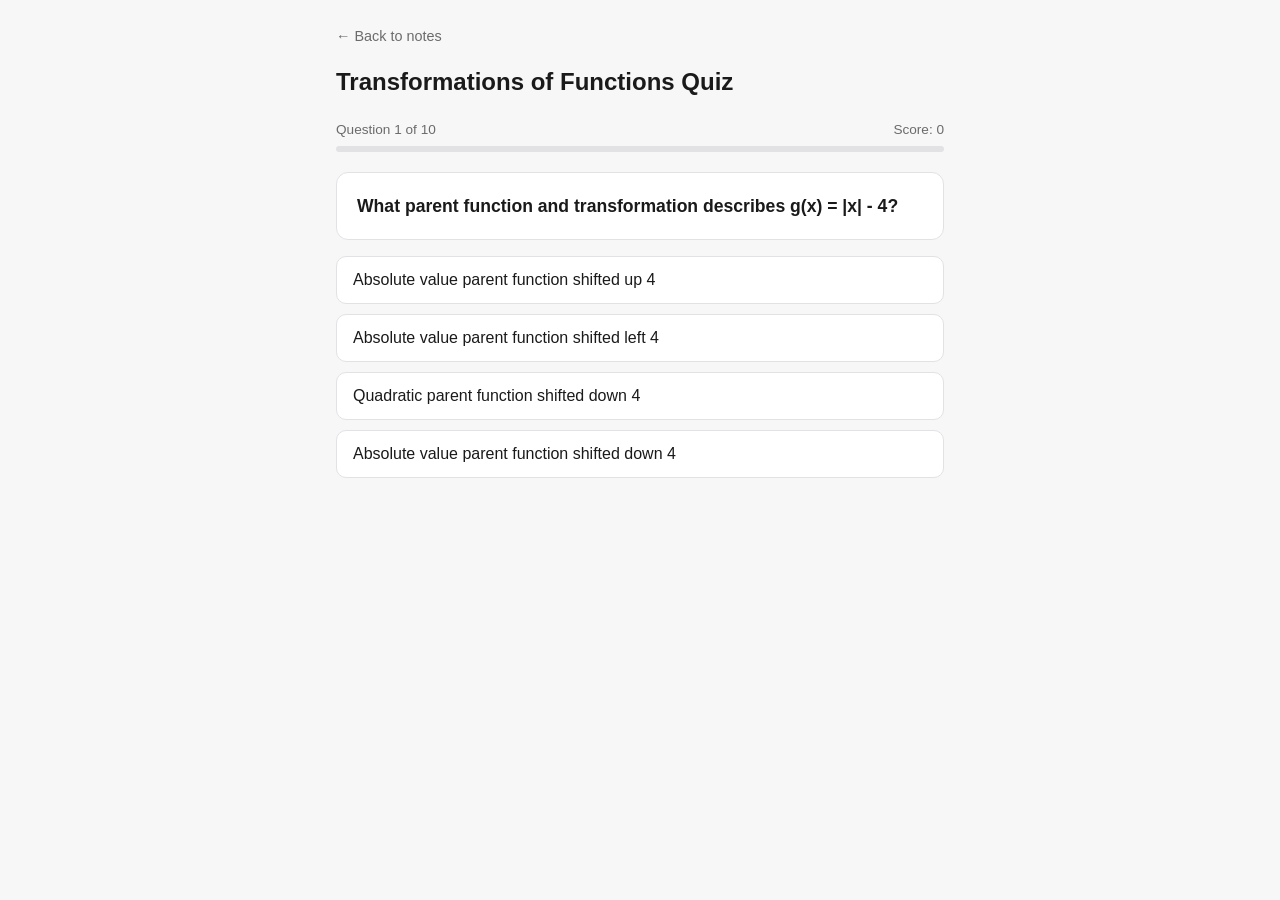
<file: quizzes/transformations.html>
<!DOCTYPE html>
<html lang="en">
<head>
<meta charset="UTF-8">
<meta name="viewport" content="width=device-width, initial-scale=1.0">
<title>Transformations of Functions Quiz — Algebra II</title>
<link rel="stylesheet" href="quiz.css">
</head>
<body>
<div class="quiz-container">
  <a class="quiz-back" href="../transformations.md">&larr; Back to notes</a>
  <h1 id="quiz-title"></h1>
  <div id="quiz-root"></div>
</div>
<script>
window.QUIZ_TITLE = "Transformations of Functions Quiz";
window.QUIZ_DATA = [
  {
    question: "What parent function and transformation describes g(x) = |x| - 4?",
    choices: [
      "Quadratic parent function shifted down 4",
      "Absolute value parent function shifted up 4",
      "Absolute value parent function shifted down 4",
      "Absolute value parent function shifted left 4"
    ],
    correctIndex: 2,
    explanation: "|x| - 4 is the absolute value parent function with k = -4 outside the function, which shifts the graph down 4 units. The shift is vertical, not horizontal, and the parent shape is absolute value, not quadratic."
  },
  {
    question: "Describe the transformation applied to f(x) = x^3 to get g(x) = (x + 6)^3.",
    choices: [
      "Shifted right 6",
      "Shifted left 6",
      "Shifted up 6",
      "Shifted down 6"
    ],
    correctIndex: 1,
    explanation: "(x + 6)^3 = (x - (-6))^3, so h = -6, which shifts the graph left 6. Choice A applies the backwards 'sign matches direction' intuition that works for vertical shifts but not horizontal ones."
  },
  {
    question: "How does the graph of g(x) = (1/4)|x| compare to the parent function f(x) = |x|?",
    choices: [
      "Vertically compressed by a factor of 1/4",
      "Vertically stretched by a factor of 4",
      "Horizontally compressed by a factor of 1/4",
      "Horizontally stretched by a factor of 4"
    ],
    correctIndex: 0,
    explanation: "The 1/4 multiplies the outside of the function (a = 1/4), which scales y-values by 1/4 — a vertical compression since 0 < |a| < 1. Choices C and D mistakenly treat this as a horizontal (inside-the-function) change."
  },
  {
    question: "One of the most commonly missed transformation questions on the SAT/ACT involves horizontal scaling because it works opposite to vertical scaling. Given f(x) = x^2, how does the graph of g(x) = f(4x) compare to f(x)?",
    choices: [
      "Compressed horizontally by a factor of 1/4",
      "Stretched horizontally by a factor of 4",
      "Compressed horizontally by a factor of 4",
      "Stretched horizontally by a factor of 1/4"
    ],
    correctIndex: 0,
    explanation: "In f(bx), b = 4 > 1 means the graph is compressed toward the y-axis by a factor of 1/b = 1/4. Choice B is the classic trap: assuming b > 1 stretches the graph the way a > 1 does for vertical scaling, but the inside-the-function rule runs backwards from the outside-the-function rule."
  },
  {
    question: "The graph of f(x) is reflected over the x-axis only (its shape and position are otherwise unchanged). Which equation represents the new graph g(x)?",
    choices: [
      "g(x) = f(-x)",
      "g(x) = -f(-x)",
      "g(x) = -f(x)",
      "g(x) = |f(x)|"
    ],
    correctIndex: 2,
    explanation: "Negating the output, -f(x), flips y-values and reflects over the x-axis. Choice A, f(-x), negates the input instead and reflects over the y-axis — the classic mix-up between the two reflection rules. Choice B reflects over both axes, and choice D isn't a reflection at all."
  },
  {
    question: "The point (3, 7) lies on the graph of f(x). Given g(x) = f(x - 2) + 5, which point lies on the graph of g(x)?",
    choices: [
      "(5, 12)",
      "(1, 12)",
      "(5, 2)",
      "(1, 2)"
    ],
    correctIndex: 0,
    explanation: "f(x - 2) shifts every point right 2 (3 -> 5), and + 5 shifts up 5 (7 -> 12), giving (5, 12). Choice B shifts left instead of right (the horizontal-direction trap); choice C gets the x-coordinate right but shifts the y-coordinate down instead of up."
  },
  {
    question: "The point (4, -2) lies on the graph of f(x). Given g(x) = -3f(x), which point lies on the graph of g(x)?",
    choices: [
      "(4, 6)",
      "(-12, -2)",
      "(4, -6)",
      "(-4, 6)"
    ],
    correctIndex: 0,
    explanation: "The -3 multiplies the outside of the function, so it only affects the y-coordinate: -2 x -3 = 6, giving (4, 6); the x-coordinate never changes for a vertical transformation. Choice B mistakenly applies the -3 to the x-coordinate instead, and choice C applies the stretch by 3 but forgets the negative sign's reflection."
  },
  {
    question: "Write the equation for f(x) = x^2 reflected over the x-axis, shifted left 3, and shifted up 7.",
    choices: [
      "g(x) = -(x + 3)^2 + 7",
      "g(x) = -(x - 3)^2 + 7",
      "g(x) = (x + 3)^2 + 7",
      "g(x) = -(x + 3)^2 - 7"
    ],
    correctIndex: 0,
    explanation: "Reflecting over the x-axis makes a = -1, left 3 means h = -3 so the inside becomes (x + 3), and up 7 means k = 7: g(x) = -(x + 3)^2 + 7. Choice B shifts right instead of left, choice C forgets the x-axis reflection, and choice D shifts down instead of up."
  },
  {
    question: "For a general transformation g(x) = a * f(b(x - h)) + k, when tracking how a single point on f(x) moves to the corresponding point on g(x), in which order should the transformations be applied?",
    choices: [
      "b, then h, then a, then k",
      "h, then b, then a, then k",
      "a, then k, then b, then h",
      "k, then a, then h, then b"
    ],
    correctIndex: 0,
    explanation: "Because of how function notation nests, the inside-the-function changes apply first — the horizontal stretch/compression/reflection (b), then the horizontal shift (h) — followed by the outside-the-function changes: the vertical stretch/compression/reflection (a), then the vertical shift (k) last."
  },
  {
    question: "f(x) has domain [-5, 1] and range [-4, 6]. What are the domain and range of g(x) = 3f(x + 2) - 1?",
    choices: [
      "Domain [-7, -1], range [-13, 17]",
      "Domain [-13, 17], range [-7, -1]",
      "Domain [-5, 1], range [-13, 17]",
      "Domain [-7, -1], range [-5, 5]"
    ],
    correctIndex: 0,
    explanation: "Horizontal changes (b, h) only ever affect the domain, and vertical changes (a, k) only ever affect the range — a common SAT/ACT trap is swapping the two, as in choice B. Domain: h = -2 shifts [-5, 1] left 2 to [-7, -1]. Range: scale [-4, 6] by a = 3 to get [-12, 18], then shift by k = -1 to get [-13, 17]; choice D applies only the shift and forgets to scale by a first."
  }
];
</script>
<script src="quiz.js"></script>
</body>
</html>
</file>
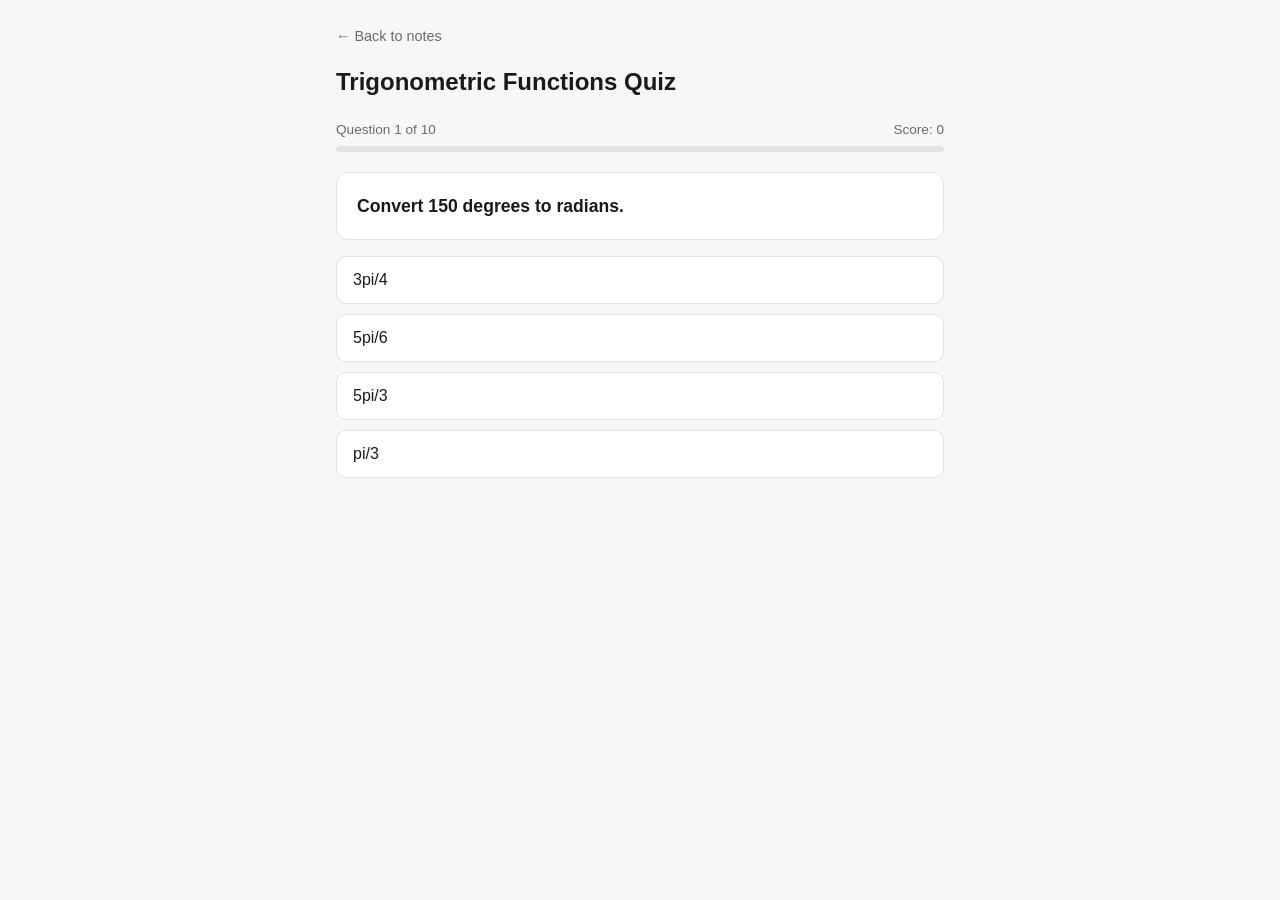
<file: quizzes/trigonometric-functions.html>
<!DOCTYPE html>
<html lang="en">
<head>
<meta charset="UTF-8">
<meta name="viewport" content="width=device-width, initial-scale=1.0">
<title>Trigonometric Functions Quiz — Algebra II</title>
<link rel="stylesheet" href="quiz.css">
</head>
<body>
<div class="quiz-container">
  <a class="quiz-back" href="../trigonometric-functions.md">&larr; Back to notes</a>
  <h1 id="quiz-title"></h1>
  <div id="quiz-root"></div>
</div>
<script>
window.QUIZ_TITLE = "Trigonometric Functions Quiz";
window.QUIZ_DATA = [
  {
    question: "Convert 150 degrees to radians.",
    choices: [
      "5pi/6",
      "5pi/3",
      "pi/3",
      "3pi/4"
    ],
    correctIndex: 0,
    explanation: "Multiply by pi/180: 150 * (pi/180) = 5pi/6. Choice B doubles the result, and choice C/D come from misreducing the fraction."
  },
  {
    question: "Convert 7pi/4 radians to degrees.",
    choices: [
      "315 degrees",
      "280 degrees",
      "630 degrees",
      "175 degrees"
    ],
    correctIndex: 0,
    explanation: "Multiply by 180/pi: 7pi/4 * (180/pi) = 7 * 45 = 315 degrees. Choice C forgets to divide by the denominator 4 (using 180 instead of 45 per unit)."
  },
  {
    question: "What is the coordinate pair (cos theta, sin theta) for theta = 300 degrees on the unit circle?",
    choices: [
      "(1/2, -sqrt(3)/2)",
      "(-sqrt(3)/2, -1/2)",
      "(-1/2, sqrt(3)/2)",
      "(sqrt(3)/2, 1/2)"
    ],
    correctIndex: 0,
    explanation: "300 degrees is in Quadrant IV, reference angle 60 degrees, where cosine is positive and sine is negative: (cos 300, sin 300) = (1/2, -sqrt(3)/2). Choice B reverses the coordinate order (the sin/cos swap trap), and choice D is the Quadrant I reference pair with no sign adjustment."
  },
  {
    question: "A right triangle has legs 3 and 4 and hypotenuse 5, with angle theta opposite the side of length 3. What is tan(theta)?",
    choices: [
      "3/4",
      "4/3",
      "3/5",
      "4/5"
    ],
    correctIndex: 0,
    explanation: "TOA: tan(theta) = opposite/adjacent = 3/4. Choice B flips opposite and adjacent (that would be cot), and choices C and D are sin(theta) and cos(theta) respectively."
  },
  {
    question: "At theta = 60 degrees, (x, y) = (1/2, sqrt(3)/2) on the unit circle. What is sec(60 degrees)?",
    choices: [
      "2",
      "sqrt(3)",
      "2sqrt(3)/3",
      "1/2"
    ],
    correctIndex: 0,
    explanation: "sec(theta) = 1/x = 1/(1/2) = 2, since sec is the reciprocal of cosine, not sine. Choice B is tan(60), choice C is csc(60), and choice D is cos(60) itself (forgetting to take the reciprocal)."
  },
  {
    question: "Given sin(theta) = 3/5 and theta is in Quadrant II, find cos(theta) using the Pythagorean identity.",
    choices: [
      "-4/5",
      "4/5",
      "-16/25",
      "3/4"
    ],
    correctIndex: 0,
    explanation: "cos^2(theta) = 1 - sin^2(theta) = 1 - 9/25 = 16/25, so cos(theta) = plus-or-minus 4/5; Quadrant II means cosine is negative, giving -4/5. Choice B picks the correct magnitude but forgets the Quadrant II sign, and choice C forgets to take the square root."
  },
  {
    question: "Find the reference angle for theta = 210 degrees and use it to determine the sign of sin(210 degrees).",
    choices: [
      "Reference angle 30 degrees; sin(210 degrees) is negative",
      "Reference angle 30 degrees; sin(210 degrees) is positive",
      "Reference angle 210 degrees; sin(210 degrees) is negative",
      "Reference angle 60 degrees; sin(210 degrees) is negative"
    ],
    correctIndex: 0,
    explanation: "210 degrees is in Quadrant III, so the reference angle is 210 - 180 = 30 degrees, and by ASTC only tangent (and cotangent) is positive in Quadrant III, so sine is negative: sin(210 degrees) = -1/2. Choice B is the classic error of finding the correct magnitude but dropping the sign."
  },
  {
    question: "A curve is given by y = 3*sin(2(x - pi/4)) + 1. What are its amplitude and period?",
    choices: [
      "Amplitude 3, period pi",
      "Amplitude 3, period 2pi",
      "Amplitude 1, period pi",
      "Amplitude 2, period pi/4"
    ],
    correctIndex: 0,
    explanation: "Amplitude is |a| = 3, and period = 2pi/|b| = 2pi/2 = pi. Choice B uses the parent period 2pi instead of dividing by b, and choice C mistakes the vertical shift k = 1 for the amplitude."
  },
  {
    question: "In triangle ABC, a = 7, b = 9, and the included angle C = 40 degrees. Which equation correctly starts the solution for side c?",
    choices: [
      "c^2 = 7^2 + 9^2 - 2(7)(9)cos(40 degrees)",
      "c/sin C = a/sin A",
      "c = 7*sin(40 degrees)",
      "c^2 = 7^2 + 9^2 + 2(7)(9)sin(40 degrees)"
    ],
    correctIndex: 0,
    explanation: "This is SAS (two sides and the included angle, no angle-side pair), so the Law of Cosines applies. Choice B is the Law of Sines, the classic wrong-Law pick when there's no matched angle-side pair, and choice D has both the sign and the function wrong (should be minus and cosine, not plus and sine)."
  },
  {
    question: "The terminal side of theta passes through the point (-8, 15). What is tan(theta)?",
    choices: [
      "-15/8",
      "15/8",
      "-8/15",
      "-15/17"
    ],
    correctIndex: 0,
    explanation: "tan(theta) = y/x = 15/(-8) = -15/8; note r = sqrt((-8)^2 + 15^2) = 17 is needed for sin and cos but tan doesn't require r at all. Choice C flips x and y (that would be cot), and choice D incorrectly divides by r instead of x."
  }
];
</script>
<script src="quiz.js"></script>
</body>
</html>
</file>
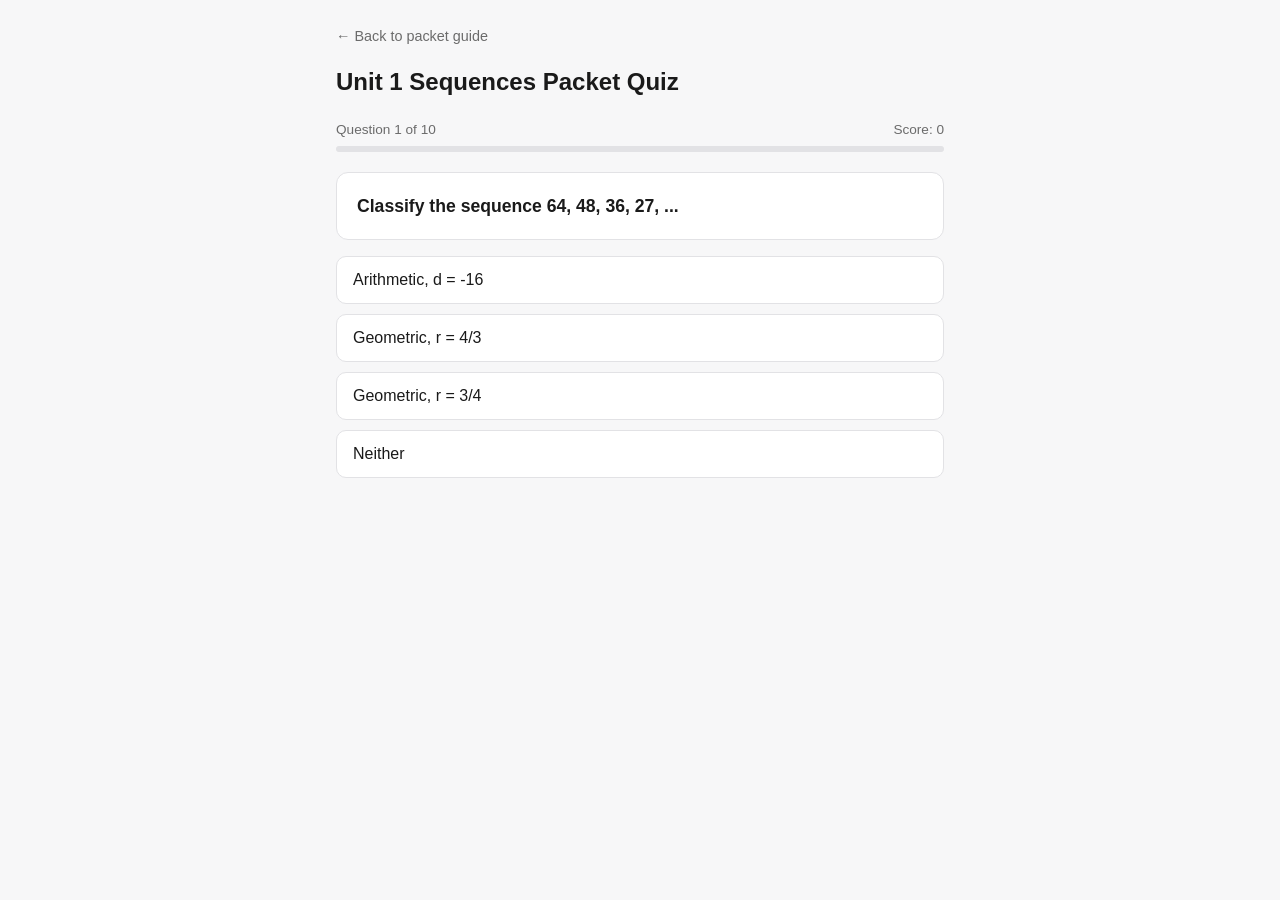
<file: quizzes/unit-1-sequences-packet.html>
<!DOCTYPE html>
<html lang="en">
<head>
<meta charset="UTF-8">
<meta name="viewport" content="width=device-width, initial-scale=1.0">
<title>Unit 1 Sequences Packet Quiz — Algebra II</title>
<link rel="stylesheet" href="quiz.css">
</head>
<body>
<div class="quiz-container">
  <a class="quiz-back" href="../unit-1-sequences-packet-guide.md">&larr; Back to packet guide</a>
  <h1 id="quiz-title"></h1>
  <div id="quiz-root"></div>
</div>
<script>
window.QUIZ_TITLE = "Unit 1 Sequences Packet Quiz";
window.QUIZ_DATA = [
  {
    question: "Classify the sequence 64, 48, 36, 27, ...",
    choices: [
      "Arithmetic, d = -16",
      "Geometric, r = 3/4",
      "Geometric, r = 4/3",
      "Neither"
    ],
    correctIndex: 1,
    explanation: "The gaps are -16, -12, -9, so it is not arithmetic. Dividing later by earlier gives 48/64 = 36/48 = 27/36 = 3/4 every time, so it is geometric with r = 3/4. Dividing earlier by later gives the upside-down ratio 4/3."
  },
  {
    question: "Which is a complete recursive formula for 5, 8, 11, 14, 17, ...?",
    choices: [
      "a(n) = a(n-1) + 3",
      "a(n) = 3n + 2",
      "a(1) = 5, a(n) = a(n-1) + 3",
      "a(1) = 3, a(n) = a(n-1) + 5"
    ],
    correctIndex: 2,
    explanation: "A recursive formula needs the starting term and the rule: a(1) = 5, a(n) = a(n-1) + 3. The rule alone also fits 21, 24, 27, ..., so it does not pin down this sequence. a(n) = 3n + 2 is correct but it is the explicit formula."
  },
  {
    question: "a(1) = -4 and a(n) = a(n-1) + n. What are the first four terms?",
    choices: [
      "-4, -2, 1, 5",
      "-4, -3, -2, -1",
      "-4, -3, -1, 2",
      "-4, -2, 0, 2"
    ],
    correctIndex: 0,
    explanation: "You add the term number, and it changes each step: a(2) = -4 + 2 = -2, a(3) = -2 + 3 = 1, a(4) = 1 + 4 = 5. Starting the additions at +1 instead of +2 gives -4, -3, -1, 2."
  },
  {
    question: "A dot pattern follows a(1) = 13, a(n) = a(n-1) + 4. How many dots are in figure 25?",
    choices: [
      "113",
      "100",
      "109",
      "105"
    ],
    correctIndex: 2,
    explanation: "Figure 25 has had 24 fours added to the first figure, not 25: 13 + 4(24) = 109. Adding 25 fours gives 113, the off-by-one answer."
  },
  {
    question: "Given f(n) = f(n-1) - 2 and f(1) = 8, what is the explicit formula?",
    choices: [
      "f(n) = 8 - 2n",
      "f(n) = 10 - 2n",
      "f(n) = 8n - 2",
      "f(n) = 6 - 2n"
    ],
    correctIndex: 1,
    explanation: "f(n) = 8 - 2(n - 1) = 8 - 2n + 2 = 10 - 2n. Check: f(1) = 8. The formula 8 - 2n gives f(1) = 6, which is wrong; the constant in simplified form is the first term minus d, not the first term."
  },
  {
    question: "Find the missing terms of the arithmetic sequence 29, __, __, __, __, 14.",
    choices: [
      "25.25, 21.5, 17.75, 14",
      "26, 23, 20, 17",
      "27, 25, 23, 21",
      "26.5, 24, 21.5, 19"
    ],
    correctIndex: 1,
    explanation: "Four blanks means five jumps from 29 to 14, so d = (14 - 29)/5 = -3, giving 26, 23, 20, 17. Dividing by 4 (the number of blanks) instead of 5 gives d = -3.75."
  },
  {
    question: "A geometric sequence has first term 1/9 and fourth term -3. What is the common ratio?",
    choices: [
      "3",
      "-27",
      "-3",
      "-9"
    ],
    correctIndex: 2,
    explanation: "First to fourth is three jumps, so r^3 = -3 / (1/9) = -27 and r = -3. With an odd number of jumps the sign is forced, so r = 3 does not work. -27 is r^3, not r."
  },
  {
    question: "Johnny's car is worth $17,000 after 1 year and loses 10% of its value each year. Which recursive formula models the value?",
    choices: [
      "a(1) = 17000, a(n) = a(n-1) - 0.10",
      "a(1) = 17000, a(n) = a(n-1) * 0.10",
      "a(1) = 17000, a(n) = a(n-1) - 1700",
      "a(1) = 17000, a(n) = a(n-1) * 0.90"
    ],
    correctIndex: 3,
    explanation: "Losing 10% means keeping 90%, so multiply by 0.90 each year. Multiplying by 0.10 would leave only 10%. Subtracting 1700 every year is arithmetic and is only right for the first step, because 10% of a smaller value is a smaller amount."
  },
  {
    question: "Viola has 13 baskets left from last year and makes 12 more on each of 15 work days. How many baskets will she have?",
    choices: [
      "193",
      "181",
      "205",
      "195"
    ],
    correctIndex: 0,
    explanation: "13 + 12(15) = 193. If you call 13 the first term and use a_n = 13 + 12(n - 1), the answer is term 16, not term 15; plugging in n = 15 gives 181."
  },
  {
    question: "Claire has $300 and takes out half of what is left at the end of each month. Which describes the balance after month n?",
    choices: [
      "Arithmetic; 300 - 150n",
      "Geometric; 300(1/2)^(n-1)",
      "Arithmetic; 300 - (1/2)n",
      "Geometric; 300(1/2)^n"
    ],
    correctIndex: 3,
    explanation: "Taking a fixed fraction is multiplying, so it is geometric (exponential). $300 is the balance before month 1, so after n months it has been halved n times: 300(1/2)^n, which gives $150 after month 1. Using n - 1 would say she still has $300 after month 1."
  }
];
</script>
<script src="quiz.js"></script>
</body>
</html>
</file>
<file: quizzes/quiz.css>
:root {
  --bg: #f7f7f8;
  --card: #ffffff;
  --text: #1a1a1a;
  --muted: #6b6b6b;
  --border: #e2e2e5;
  --accent: #4f46e5;
  --accent-text: #ffffff;
  --correct: #1a7f37;
  --correct-bg: #e6f6ea;
  --incorrect: #b3261e;
  --incorrect-bg: #fbe9e7;
}

@media (prefers-color-scheme: dark) {
  :root {
    --bg: #17181c;
    --card: #212227;
    --text: #ececec;
    --muted: #9a9a9a;
    --border: #34353b;
    --accent: #8183f4;
    --accent-text: #12121a;
    --correct: #5fd282;
    --correct-bg: #123420;
    --incorrect: #ff8a80;
    --incorrect-bg: #3a1917;
  }
}

* { box-sizing: border-box; }

body {
  margin: 0;
  background: var(--bg);
  color: var(--text);
  font-family: -apple-system, BlinkMacSystemFont, "Segoe UI", Roboto, Helvetica, Arial, sans-serif;
  line-height: 1.5;
}

.quiz-container {
  max-width: 640px;
  margin: 0 auto;
  padding: 24px 16px 64px;
}

.quiz-back {
  display: inline-block;
  color: var(--muted);
  text-decoration: none;
  font-size: 0.9rem;
  margin-bottom: 16px;
}
.quiz-back:hover { color: var(--accent); }

h1#quiz-title {
  font-size: 1.5rem;
  margin: 0 0 20px;
}

.quiz-progress {
  font-size: 0.85rem;
  color: var(--muted);
  margin-bottom: 6px;
  display: flex;
  justify-content: space-between;
}

.quiz-progress-bar {
  height: 6px;
  background: var(--border);
  border-radius: 999px;
  overflow: hidden;
  margin-bottom: 20px;
}

.quiz-progress-fill {
  height: 100%;
  background: var(--accent);
  transition: width 0.25s ease;
}

.quiz-question {
  background: var(--card);
  border: 1px solid var(--border);
  border-radius: 12px;
  padding: 20px;
  font-size: 1.1rem;
  font-weight: 600;
  margin-bottom: 16px;
  white-space: pre-wrap;
}

.quiz-choices {
  display: flex;
  flex-direction: column;
  gap: 10px;
  margin-bottom: 16px;
}

.quiz-choice {
  text-align: left;
  padding: 14px 16px;
  border-radius: 10px;
  border: 1px solid var(--border);
  background: var(--card);
  color: var(--text);
  font-size: 1rem;
  cursor: pointer;
  transition: border-color 0.15s ease, background 0.15s ease;
}

.quiz-choice:hover:not(:disabled) {
  border-color: var(--accent);
}

.quiz-choice:disabled {
  cursor: default;
}

.quiz-choice.correct {
  border-color: var(--correct);
  background: var(--correct-bg);
  color: var(--correct);
  font-weight: 600;
}

.quiz-choice.incorrect {
  border-color: var(--incorrect);
  background: var(--incorrect-bg);
  color: var(--incorrect);
  font-weight: 600;
}

.quiz-feedback {
  min-height: 1.2em;
  padding: 14px 16px;
  border-radius: 10px;
  margin-bottom: 16px;
  font-size: 0.95rem;
  display: none;
}

.quiz-feedback:not(:empty) {
  display: block;
}

.quiz-feedback-correct {
  background: var(--correct-bg);
  color: var(--correct);
}

.quiz-feedback-incorrect {
  background: var(--incorrect-bg);
  color: var(--incorrect);
}

.quiz-actions {
  display: flex;
  justify-content: flex-end;
}

.quiz-next {
  background: var(--accent);
  color: var(--accent-text);
  border: none;
  border-radius: 10px;
  padding: 12px 22px;
  font-size: 1rem;
  font-weight: 600;
  cursor: pointer;
}

.quiz-next:hover {
  opacity: 0.9;
}

.quiz-results {
  background: var(--card);
  border: 1px solid var(--border);
  border-radius: 12px;
  padding: 32px 20px;
  text-align: center;
  margin-bottom: 20px;
}

.quiz-results-score {
  font-size: 2.5rem;
  font-weight: 700;
}

.quiz-results-pct {
  font-size: 1.1rem;
  color: var(--muted);
  margin-bottom: 12px;
}

.quiz-results-message {
  font-size: 1rem;
}
</file>
